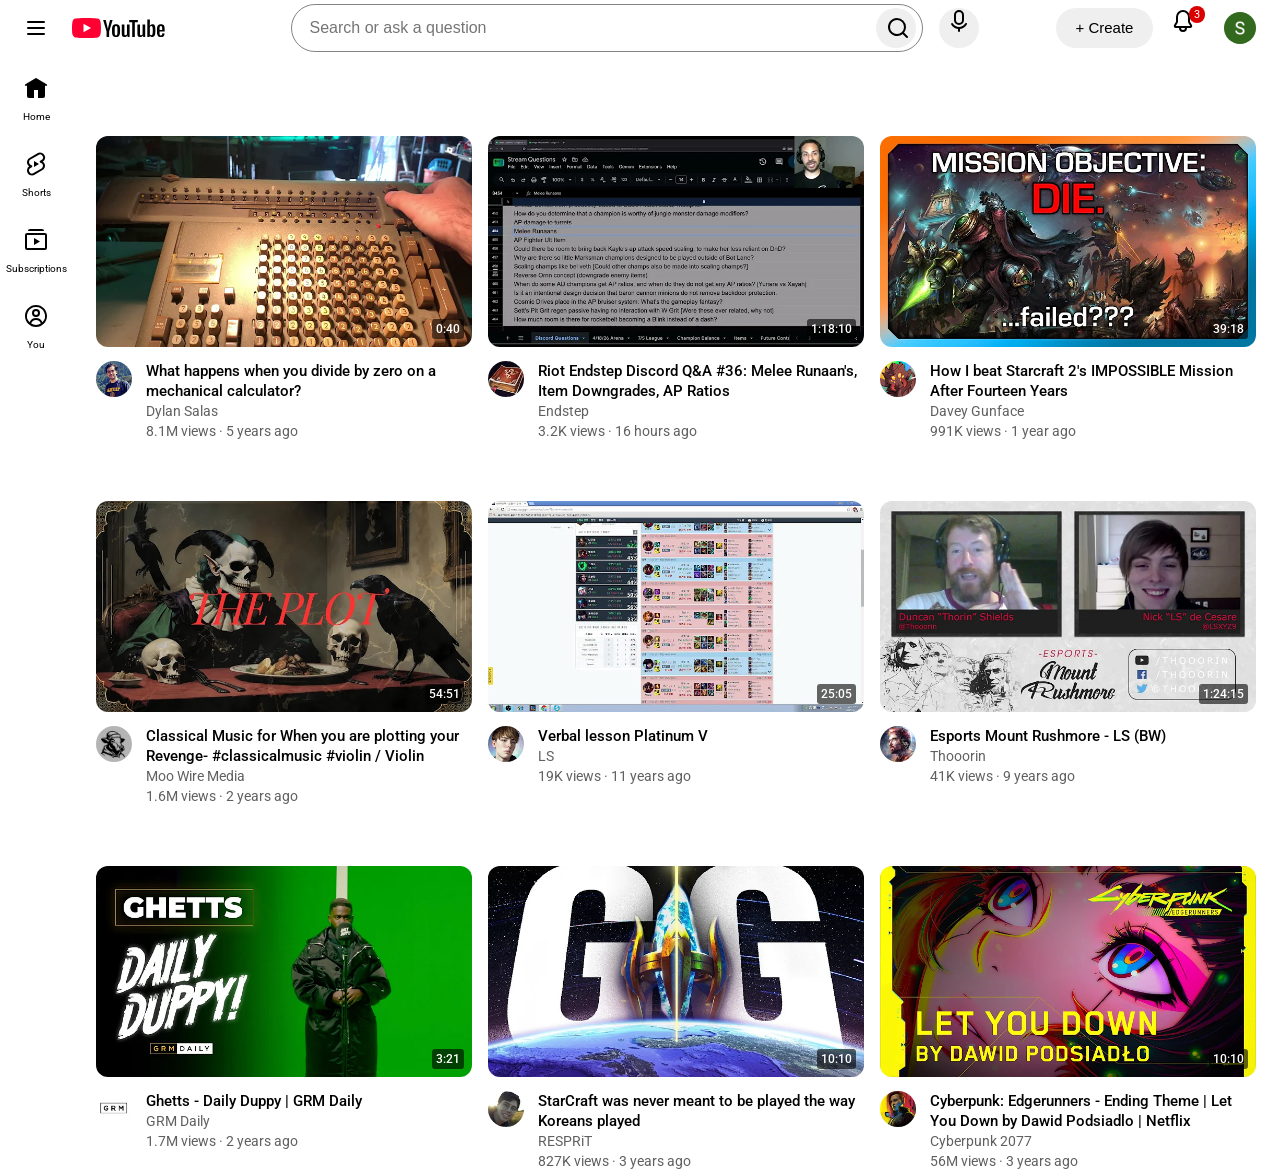
<file: index.html>
<!DOCTYPE html>
<html>
  <head>
    <title>YouTube.com Clone</title>
    <link rel="preconnect" href="https://fonts.googleapis.com">
    <link rel="preconnect" href="https://fonts.gstatic.com" crossorigin>
    <link href="https://fonts.googleapis.com/css2?family=Roboto:ital,wght@0,100..900;1,100..900&display=swap" rel="stylesheet">
    <link rel="stylesheet" href="yt-styles/general.css">
    <link rel="stylesheet" href="yt-styles/header.css">
    <link rel="stylesheet" href="yt-styles/video.css">
    <link rel="stylesheet" href="yt-styles/sidebar.css">
    </head>
  <body>
    <header class="header">
      <div class="header-left">
        <div class="menu">
          <button class="menu-button">
            <svg xmlns="http://www.w3.org/2000/svg" height="24" viewBox="0 0 24 24" width="24" 
              focusable="false" aria-hidden="true" style="pointer-events: none; 
              display: inherit; width: 100%; height: 100%;">
              <path d="M20 5H4a1 1 0 000 2h16a1 1 0 100-2Zm0 6H4a1 1 0 000 2h16a1 1 0 000-2Zm0 6H4a1 1 0 000 2h16a1 1 0 000-2Z"></path>
            </svg>
          </button>
        </div>

        <div class="youtube-logo">
          <a class="youtube-button" href="https://www.youtube.com">
            <svg xmlns="http://www.w3.org/2000/svg" id="yt-ringo2-svg_yt10" width="93" height="20" viewBox="0 0 93 20" focusable="false" aria-hidden="true" style="pointer-events: none; display: inherit; width: 100%; height: 100%;">
              <g>
                <path d="M14.4848 20C14.4848 20 23.5695 20 25.8229 19.4C27.0917 19.06 28.0459 18.08 28.3808 16.87C29 14.65 29 9.98 29 9.98C29 9.98 29 5.34 28.3808 3.14C28.0459 1.9 27.0917 0.94 25.8229 0.61C23.5695 0 14.4848 0 14.4848 0C14.4848 0 5.42037 0 3.17711 0.61C1.9286 0.94 0.954148 1.9 0.59888 3.14C0 5.34 0 9.98 0 9.98C0 9.98 0 14.65 0.59888 16.87C0.954148 18.08 1.9286 19.06 3.17711 19.4C5.42037 20 14.4848 20 14.4848 20Z" fill="#FF0033"></path>
                <path d="M19 10L11.5 5.75V14.25L19 10Z" fill="white"></path>
              </g>
             <g id="youtube-paths_yt10">
                <path d="M37.1384 18.8999V13.4399L40.6084 2.09994H38.0184L36.6984 7.24994C36.3984 8.42994 36.1284 9.65994 35.9284 10.7999H35.7684C35.6584 9.79994 35.3384 8.48994 35.0184 7.22994L33.7384 2.09994H31.1484L34.5684 13.4399V18.8999H37.1384Z"></path>
                <path d="M44.1003 6.29994C41.0703 6.29994 40.0303 8.04994 40.0303 11.8199V13.6099C40.0303 16.9899 40.6803 19.1099 44.0403 19.1099C47.3503 19.1099 48.0603 17.0899 48.0603 13.6099V11.8199C48.0603 8.44994 47.3803 6.29994 44.1003 6.29994ZM45.3903 14.7199C45.3903 16.3599 45.1003 17.3899 44.0503 17.3899C43.0203 17.3899 42.7303 16.3499 42.7303 14.7199V10.6799C42.7303 9.27994 42.9303 8.02994 44.0503 8.02994C45.2303 8.02994 45.3903 9.34994 45.3903 10.6799V14.7199Z"></path>
                <path d="M52.2713 19.0899C53.7313 19.0899 54.6413 18.4799 55.3913 17.3799H55.5013L55.6113 18.8999H57.6012V6.53994H54.9613V16.4699C54.6812 16.9599 54.0312 17.3199 53.4212 17.3199C52.6512 17.3199 52.4113 16.7099 52.4113 15.6899V6.53994H49.7812V15.8099C49.7812 17.8199 50.3613 19.0899 52.2713 19.0899Z"></path>
                <path d="M62.8261 18.8999V4.14994H65.8661V2.09994H57.1761V4.14994H60.2161V18.8999H62.8261Z"></path>
                <path d="M67.8728 19.0899C69.3328 19.0899 70.2428 18.4799 70.9928 17.3799H71.1028L71.2128 18.8999H73.2028V6.53994H70.5628V16.4699C70.2828 16.9599 69.6328 17.3199 69.0228 17.3199C68.2528 17.3199 68.0128 16.7099 68.0128 15.6899V6.53994H65.3828V15.8099C65.3828 17.8199 65.9628 19.0899 67.8728 19.0899Z"></path>
                <path d="M80.6744 6.26994C79.3944 6.26994 78.4744 6.82994 77.8644 7.73994H77.7344C77.8144 6.53994 77.8744 5.51994 77.8744 4.70994V1.43994H75.3244L75.3144 12.1799L75.3244 18.8999H77.5444L77.7344 17.6999H77.8044C78.3944 18.5099 79.3044 19.0199 80.5144 19.0199C82.5244 19.0199 83.3844 17.2899 83.3844 13.6099V11.6999C83.3844 8.25994 82.9944 6.26994 80.6744 6.26994ZM80.7644 13.6099C80.7644 15.9099 80.4244 17.2799 79.3544 17.2799C78.8544 17.2799 78.1644 17.0399 77.8544 16.5899V9.23994C78.1244 8.53994 78.7244 8.02994 79.3944 8.02994C80.4744 8.02994 80.7644 9.33994 80.7644 11.7299V13.6099Z"></path>
                <path d="M92.6517 11.4999C92.6517 8.51994 92.3517 6.30994 88.9217 6.30994C85.6917 6.30994 84.9717 8.45994 84.9717 11.6199V13.7899C84.9717 16.8699 85.6317 19.1099 88.8417 19.1099C91.3817 19.1099 92.6917 17.8399 92.5417 15.3799L90.2917 15.2599C90.2617 16.7799 89.9117 17.3999 88.9017 17.3999C87.6317 17.3999 87.5717 16.1899 87.5717 14.3899V13.5499H92.6517V11.4999ZM88.8617 7.96994C90.0817 7.96994 90.1717 9.11994 90.1717 11.0699V12.0799H87.5717V11.0699C87.5717 9.13994 87.6517 7.96994 88.8617 7.96994Z"></path>
              </g>
            </svg>
          </a>
        </div>
      </div>

      <div class="header-center">
        <div class="search-bar">
          <input class="search" type="text" placeholder="Search or ask a question">

          <button class="search-button">
            <div class="search-icon">
              <svg xmlns="http://www.w3.org/2000/svg" height="24" viewBox="0 0 24 24" 
                width="24" focusable="false" aria-hidden="true" style="pointer-events: 
                none; display: inherit; width: 100%; height: 100%;">
                <path d="M11 2a9 9 0 105.641 16.01.966.966 0 00.152.197l3.5 3.5a1 1 0 101.414-1.414l-3.5-3.5a1 1 0 00-.197-.153A8.96 8.96 0 0020 11a9 9 0 00-9-9Zm0 2a7 7 0 110 14 7 7 0 010-14Z"></path>
              </svg>
            </div>
          </button>
        </div>

        <div>
          <button class="voice-search">
            <div class="voice-search-icon">
              <svg xmlns="http://www.w3.org/2000/svg" height="24" viewBox="0 0 24 24" 
                width="24" focusable="false" aria-hidden="true" style="pointer-events: 
                none; display: inherit; width: 100%; height: 100%;">
                <path d="M18.063 14.5a1 1 0 111.73 1A8.998 8.998 0 0113 19.942V22a1 1 0 11-2 0v-2.058A8.999 8.999 0 014.206 15.5l.866-.5.865-.5a7.002 7.002 0 0012.125 0ZM12 1a5 5 0 015 5v5a5 5 0 01-10 0V6a5 5 0 015-5ZM4.572 14.134a1 1 0 011.365.366l-1.731 1a1 1 0 01.366-1.366ZM12 3a3 3 0 00-3 3v5a3 3 0 106 0V6a3 3 0 00-3-3Z"></path>
              </svg>
            </div>
            <div class="tooltip">Search with your voice</div>
         </button>
        </div>

        
      </div>

      <div class="header-right">
        <div>
          <button class="create-button">&#43; Create</button>
        </div>

        <div class="notifications-container">
          <button class="notif-button">
            <div class="notif-icon">
              <svg xmlns="http://www.w3.org/2000/svg" height="24" viewBox="0 0 24 24" width="24"
                focusable="false" aria-hidden="true" style="pointer-events: none; display: inherit;
                width: 100%; height: 100%;">
                <path d="M16 19a4 4 0 11-8 0H4.765C3.21 19 2.25 17.304 3.05 15.97l1.806-3.01A1 1 0 005 12.446V8a7 7 0 0114 0v4.446c0 .181.05.36.142.515l1.807 3.01c.8 1.333-.161 3.029-1.716 3.029H16ZM12 3a5 5 0 00-5 5v4.446a3 3 0 01-.428 1.543L4.765 17h14.468l-1.805-3.01A3 3 0 0117 12.445V8a5 5 0 00-5-5Zm-2 16a2 2 0 104 0h-4Z"></path>
              </svg>
            </div>
            <div class="tooltip">Notifications</div>
          </button>
          <div class="notif-count">3</div>
        </div>

        <div>
          <button class="profile-button">
            <img class="profile-image" src="yt-header/unnamed.jpg">
          </button>
        </div>
      </div>
    </header>

    <nav class="sidebar">
      <div class="sidebar-link">
        <div class="sidebar-icon">
          <svg xmlns="http://www.w3.org/2000/svg" height="24" viewBox="0 0 24 24"
            width="24" focusable="false" aria-hidden="true" style="pointer-events:
            none; display: inherit; width: 100%; height: 100%;">
            <path d="m11.485 2.143-8 4.8-2 1.2a1 1 0 001.03 1.714L3 9.567V20a2 2 0 002 2h5v-8h4v8h5a2 2 0 002-2V9.567l.485.29a1 1 0 001.03-1.714l-2-1.2-8-4.8a1 1 0 00-1.03 0Z"></path>
          </svg>
        </div>
        <div class="sidebar-text">Home</div>
      </div>

      <div class="sidebar-link">
        <div class="sidebar-icon">
          <svg xmlns="http://www.w3.org/2000/svg" height="24" viewBox="0 0 24 24"
            width="24" focusable="false" aria-hidden="true" style="pointer-events:
            none; display: inherit; width: 100%; height: 100%;">
           <path d="m13.467 1.19-8 4.7a5 5 0 00-.255 8.46 5 5 0 005.32 8.462l8-4.7a5 5 0 00.258-8.462 5 5 0 001.641-6.464l-.12-.217a5 5 0 00-6.844-1.78m5.12 2.79a2.999 2.999 0 01-1.067 4.107l-1.327.78a1 1 0 00.096 1.775l.943.423a3 3 0 01.288 5.323l-8 4.7a3 3 0 01-3.039-5.173l1.327-.78a1 1 0 00-.097-1.775l-.942-.423a3 3 0 01-.288-5.323l8-4.7a3 3 0 014.106 1.066ZM15 12l-5-3v6l5-3Z"></path>
         </svg>
        </div>
        <div class="sidebar-text">Shorts</div>
      </div>

      <div class="sidebar-link">
        <div class="sidebar-icon">
          <svg xmlns="http://www.w3.org/2000/svg" height="24" viewBox="0 0 24 24"
            width="24" focusable="false" aria-hidden="true" style="pointer-events:
            none; display: inherit; width: 100%; height: 100%;">
            <path d="M18 1H6a2 2 0 00-2 2h16a2 2 0 00-2-2Zm3 4H3a2 2 0 00-2 2v13a2 2 0 002 2h18a2 2 0 002-2V7a2 2 0 00-2-2ZM3 20V7h18v13H3Zm13-6.5L10 10v7l6-3.5Z"></path>
          </svg>
        </div>
        <div class="sidebar-text">Subscriptions</div>
      </div>

      <div class="sidebar-link">
        <div class="sidebar-icon">
          <svg xmlns="http://www.w3.org/2000/svg" height="24" viewBox="0 0 24 24"
            width="24" focusable="false" aria-hidden="true" style="pointer-events:
            none; display: inherit; width: 100%; height: 100%;">
            <path d="M12 1C5.925 1 1 5.925 1 12s4.925 11 11 11 11-4.925 11-11S18.075 1 12 1Zm0 2a9 9 0 016.447 15.276 7 7 0 00-12.895 0A9 9 0 0112 3Zm0 2a4 4 0 100 8 4 4 0 000-8Zm0 2a2 2 0 110 4 2 2 0 010-4Zm-.1 9.001L11.899 16a5 5 0 014.904 3.61A8.96 8.96 0 0112 21a8.96 8.96 0 01-4.804-1.391 5 5 0 014.704-3.608Z"></path>
          </svg>
        </div>
        <div class="sidebar-text">You</div>
      </div>
    </nav>

    <main>
      <section class="video-grid">
        <a href="https://www.youtube.com/watch?v=s_hbvRTGcUI">
          <div class="video">
            <div class="thumbnail-row">
              <img class="thumbnail" src="thumbnails/thumbnail-1.webp">
              <div class="video-time">0:40</div>
            </div>
            <div class="video-info-grid">
              <div class="profile-picture">
                <img class="profile" src="profiles/dylan.jpg">
              </div>
              <div class="video-details">
                <p class="video-title">What happens when you divide by zero on a mechanical calculator?</p>
                <p class="video-author">Dylan Salas</p>
                <p class="video-stats">8.1M views &#183; 5 years ago</p>
              </div>
            </div>
          </div>
        </a>

        <a href="https://www.youtube.com/watch?v=_p-twT0yVM8">
          <div class="video">
            <div class="thumbnail-row">
              <img class="thumbnail" src="thumbnails/endstep.webp">
              <div class="video-time">1:18:10</div>
            </div>
            <div class="video-info-grid">
              <div class="profile-picture">
                <img class="profile" src="profiles/endstep.jpg">
              </div>
              <div class="video-details">
                <p class="video-title">Riot Endstep Discord Q&A #36: Melee Runaan's, Item Downgrades, AP Ratios</p>
                <p class="video-author">Endstep</p>
                <p class="video-stats">3.2K views &#183; 16 hours ago</p>
              </div>
            </div>
          </div>
        </a>

        <a href="https://www.youtube.com/watch?v=149kuLCFKzc">
          <div class="video">
            <div class="thumbnail-row">
              <img class="thumbnail" src="thumbnails/sc.webp">
              <div class="video-time">39:18</div>
            </div>
            <div class="video-info-grid">
              <div class="profile-picture">
                <img class="profile" src="profiles/gunface.jpg">
              </div>
              <div class="video-details">
                <p class="video-title">How I beat Starcraft 2's IMPOSSIBLE Mission After Fourteen Years</p>
                <p class="video-author">Davey Gunface</p>
                <p class="video-stats">991K views &#183; 1 year ago</p>
              </div>
            </div>
          </div>
        </a>

        <a href="https://www.youtube.com/watch?v=frsy3mdvvaw">
          <div class="video">
            <div class="thumbnail-row">
              <img class="thumbnail" src="thumbnails/classic.webp">
              <div class="video-time">54:51</div>
            </div>
            <div class="video-info-grid">
              <div class="profile-picture">
                <img class="profile" src="profiles/moo-wire.jpg">
              </div>
              <div class="video-details">
                <p class="video-title">Classical Music for When you are plotting your Revenge- #classicalmusic #violin / Violin</p>
                <p class="video-author">Moo Wire Media</p>
                <p class="video-stats">1.6M views &#183; 2 years ago</p>
              </div>
            </div>
          </div>
        </a>

        <a href="https://www.youtube.com/watch?v=bBnveWhqBi0">
          <div class="video">
            <div class="thumbnail-row">
              <img class="thumbnail" src="thumbnails/ls.webp">
              <div class="video-time">25:05</div>
            </div>
            <div class="video-info-grid">
              <div class="profile-picture">
                <img class="profile" src="profiles/ls-pf.jpg">
              </div>
              <div class="video-details">
                <p class="video-title">Verbal lesson Platinum V</p>
                <p class="video-author">LS</p>
                <p class="video-stats">19K views &#183; 11 years ago</p>
              </div>
            </div>
          </div>
        </a>

        <a href="https://www.youtube.com/watch?v=E-RyS88Xsxk">
          <div class="video">
            <div class="thumbnail-row">
              <img class="thumbnail" src="thumbnails/thorin.webp">
              <div class="video-time">1:24:15</div>
            </div>
            <div class="video-info-grid">
              <div class="profile-picture">
                <img class="profile" src="profiles/thorin.jpg">
              </div>
              <div class="video-details">
                <p class="video-title">Esports Mount Rushmore - LS (BW)</p>
                <p class="video-author">Thooorin</p>
                <p class="video-stats">41K views &#183; 9 years ago</p>
              </div>
            </div>
          </div>
        </a>

        <a href="https://www.youtube.com/watch?v=BFn8cnjz-sU">
          <div class="video">
            <div class="thumbnail-row">
              <img class="thumbnail" src="thumbnails/ghetts.webp">
              <div class="video-time">3:21</div>
            </div>
            <div class="video-info-grid">
              <div class="profile-picture">
                <img class="profile" src="profiles/grm.jpg">
              </div>
              <div class="video-details">
                <p class="video-title">Ghetts - Daily Duppy | GRM Daily</p>
                <p class="video-author">GRM Daily</p>
                <p class="video-stats">1.7M views &#183; 2 years ago</p>
              </div>
            </div>
          </div>
        </a>

        <a href="https://www.youtube.com/watch?v=FNqaR_XGwns">
          <div class="video">
            <div class="thumbnail-row">
              <img class="thumbnail" src="thumbnails/starcraft.webp">
              <div class="video-time">10:10</div>
            </div>
            <div class="video-info-grid">
              <div class="profile-picture">
                <img class="profile" src="profiles/channels4_profile.jpg">
              </div>
              <div class="video-details">
                <p class="video-title">StarCraft was never meant to be played the way Koreans played</p>
                <p class="video-author">RESPRiT</p>
                <p class="video-stats">827K views &#183; 3 years ago</p>
              </div>
            </div>
          </div>
        </a>

        <a href="https://www.youtube.com/watch?v=BnnbP7pCIvQ">
          <div class="video">
            <div class="thumbnail-row">
              <img class="thumbnail" src="thumbnails/cyberpunk.webp">
              <div class="video-time">10:10</div>
            </div>
            <div class="video-info-grid">
              <div class="profile-picture">
                <img class="profile" src="profiles/2077.jpg">
              </div>
              <div class="video-details">
                <p class="video-title">Cyberpunk: Edgerunners - Ending Theme | Let You Down by Dawid Podsiadlo | Netflix</p>
                <p class="video-author">Cyberpunk 2077</p>
                <p class="video-stats">56M views &#183; 3 years ago</p>
              </div>
            </div>
          </div>
        </a>
      </section>
    </main>
    

  </body>
</html>
</file>
<file: yt-styles/general.css>
p {
  margin-top: 0px;
  margin-bottom: 0px;
}

body {
  font-family: Roboto, Arial;
  margin: 0px;
  padding-top: 136px;
  padding-left: 71.5px;
}

a {
  text-decoration: none;
  color: black;
}
</file>
<file: yt-styles/header.css>
.header {
  height: 55px;
  display: flex;
  align-items: center;
  justify-content: space-between;
  padding-left: 16px;
  padding-right: 24px;
  position: fixed;
  top: 0;
  left: 0;
  right: 0;
  background-color: white;
  z-index: 100;
}

.header-left {
  width: 150px;
  display: flex;
  align-items: center;
  margin-right: 18px;
  flex-shrink: 0;
}

.header-center {
  flex: 1;
  max-width: 688px;
  margin-left: 48px;
  margin-right: 19px;
  display: flex;
  align-items: center;
}

.header-right {
  width: 200px;
  display: flex;
  align-items: center;
}

.menu {
  margin-right: 16px;
  margin-top: -16px;
  height: 24px;
}

.menu-button {
  width: 40px;
  height: 40px;
  border-radius: 20px;
  border: none;
  background: none;
  padding: 8px;
  cursor: pointer;
}

.menu-button:hover {
  background:#d1d1d1;
}

.youtube-logo {
  height: 20px;
}

.youtube-button {
  width: 93px;
  height: 20px;
  background: none;
  border: none;
  padding: 0;
  cursor: pointer;
}

.search-bar {
  border: 1px solid #838383;
  border-radius: 50px;
  padding-left: 16px;
  padding-right: 6px;
  display: flex;
  align-items: center;
  justify-content: space-between;
  flex: 1;
  margin-right: 16px;
}

.search {
  font-size: 16px;
  height: 44px;
  border-width: 0;
  flex: 1;
  border-radius: 50px;
  width: 0;
}

.search:focus {
  outline: none;
}

.search-button {
  width: 40px;
  height: 40px;
  border-width: 0;
  border-radius: 50%;
  cursor: pointer;
}

.search-icon {
  width: 24px;
  padding-left: 4px;
}

.voice-search {
  width: 40px;
  height: 40px;
  border-width: 0;
  border-radius: 50%;
  cursor: pointer;
  position: relative;
  display: flex;
  justify-content: center;
}

.voice-search-icon {
  width: 24px;
}

.tooltip {
  position: absolute;
  bottom: -55px;
  background-color: rgba(97, 97, 97, 0.9);
  color: white;
  font-size: 12px;
  padding: 8px;
  margin: 8px;
  border-radius: 4px;
  opacity: 0;
  transition: opacity 0.25s;
  pointer-events: none;
  white-space: nowrap;
}

.voice-search:hover .tooltip,
.notif-button:hover .tooltip {
  opacity: 1;
}

.create-button {
  width: 97px;
  height: 40px;
  border-radius: 40px;
  border-width: 0px;
  font-size: 15px;
  font-weight: 500;
  padding: 0;
  cursor: pointer;
}

.notifications-container {
  position: relative;
}

.notif-count {
  position: absolute;
  top: -2px;
  right: -2px;
  background-color: rgb(219, 0, 0);
  color: white;
  font-size: 11px;
  padding: 2px 5px;
  border-radius: 10px;
}

.notif-button {
  width: 40px;
  height: 40px;
  border-width: 0;
  border-radius: 50px;
  background: none;
  margin-left: 10px;
  cursor: pointer;
  position: relative;
  display: flex;
  justify-content: center;
}

.notif-button:hover {
  background:#d1d1d1;
}

.profile-image {
  width: 32px;
  border-radius: 50%;
}

.profile-button {
  width: 32px;
  height: 32px;
  padding: 0;
  border-width: 0;
  border-radius: 50px;
  margin-top: 5px;
  margin-left: 21px;
  cursor: pointer;
}

.profile-button:active {
  outline:auto;
}
</file>
<file: yt-styles/video.css>
.video-grid {
  display: grid;
  grid-template-columns: 1fr 1fr 1fr;
  column-gap: 16px;
  row-gap: 60px;
  padding: 0 24px;
}

@media (max-width: 603px) {
  .video-grid {
    grid-template-columns: 1fr;
  }
}

@media (min-width: 604px) and (max-width: 961px) {
  .video-grid {
    grid-template-columns: 1fr 1fr;
  }
}

@media (min-width: 962px) and (max-width: 1823px) {
  .video-grid {
    grid-template-columns: 1fr 1fr 1fr;
  }
}

@media (min-width: 1824px) {
  .video-grid {
    grid-template-columns: 1fr 1fr 1fr 1fr;
  }
}

.video {
  transition: box-shadow 0.25s, background-color 0.25s;
  border-radius: 12px;
}
.video:hover {
  box-shadow: 0 0 0 10px rgba(0, 0, 0, 0.1);
  background-color: rgba(0, 0, 0, 0.1);
}

 .thumbnail-row {
  margin-bottom: 10px;
  position: relative;
 }

.thumbnail {
  width: 100%;
  border-radius: 12px;
 }

.video-info-grid {
  display: grid;
  grid-template-columns: 50px 1fr;
}

.profile {
  width: 36px;
  border-radius: 50%;
}

.video-title {
  font-size: 15.2px;
  font-weight: 500;
  line-height: 20px;
 }

.video-author, .video-stats {
  font-size: 14px;
   line-height: 20px;
   color: rgb(96, 96, 96);
}

.video-time {
  position: absolute;
  background-color: rgba(0, 0, 0, 0.6);
  color: white;
  bottom: 12px;
  right: 8px;
  padding: 1px 4px;
  font-size: 12px;
  font-weight: 500;
  height: 18px;
  display: flex;
  align-items: center;
  border-radius: 3px;
}
</file>
<file: yt-styles/sidebar.css>
.sidebar {
  position: fixed;
  top: 60px;
  left: 0;
  bottom: 0;
  width: 68px;
  padding: 0 4px;
}

.sidebar-link {
  width: 64px;
  height: 46px;
  padding-top: 16px;
  padding-bottom: 14px;
  display: flex;
  flex-direction: column;
  align-items: center;
  justify-content: space-between;
}

.sidebar-link:hover {
  background-color: rgb(242, 242, 242);
  cursor: pointer;
  border-radius: 10px;
}

.sidebar-link:active {
  background-color: lightgray;
}

.sidebar-icon {
  width: 24px;
}
.sidebar-text {
  text-align: center;
  font-size: 10px;
}
</file>
